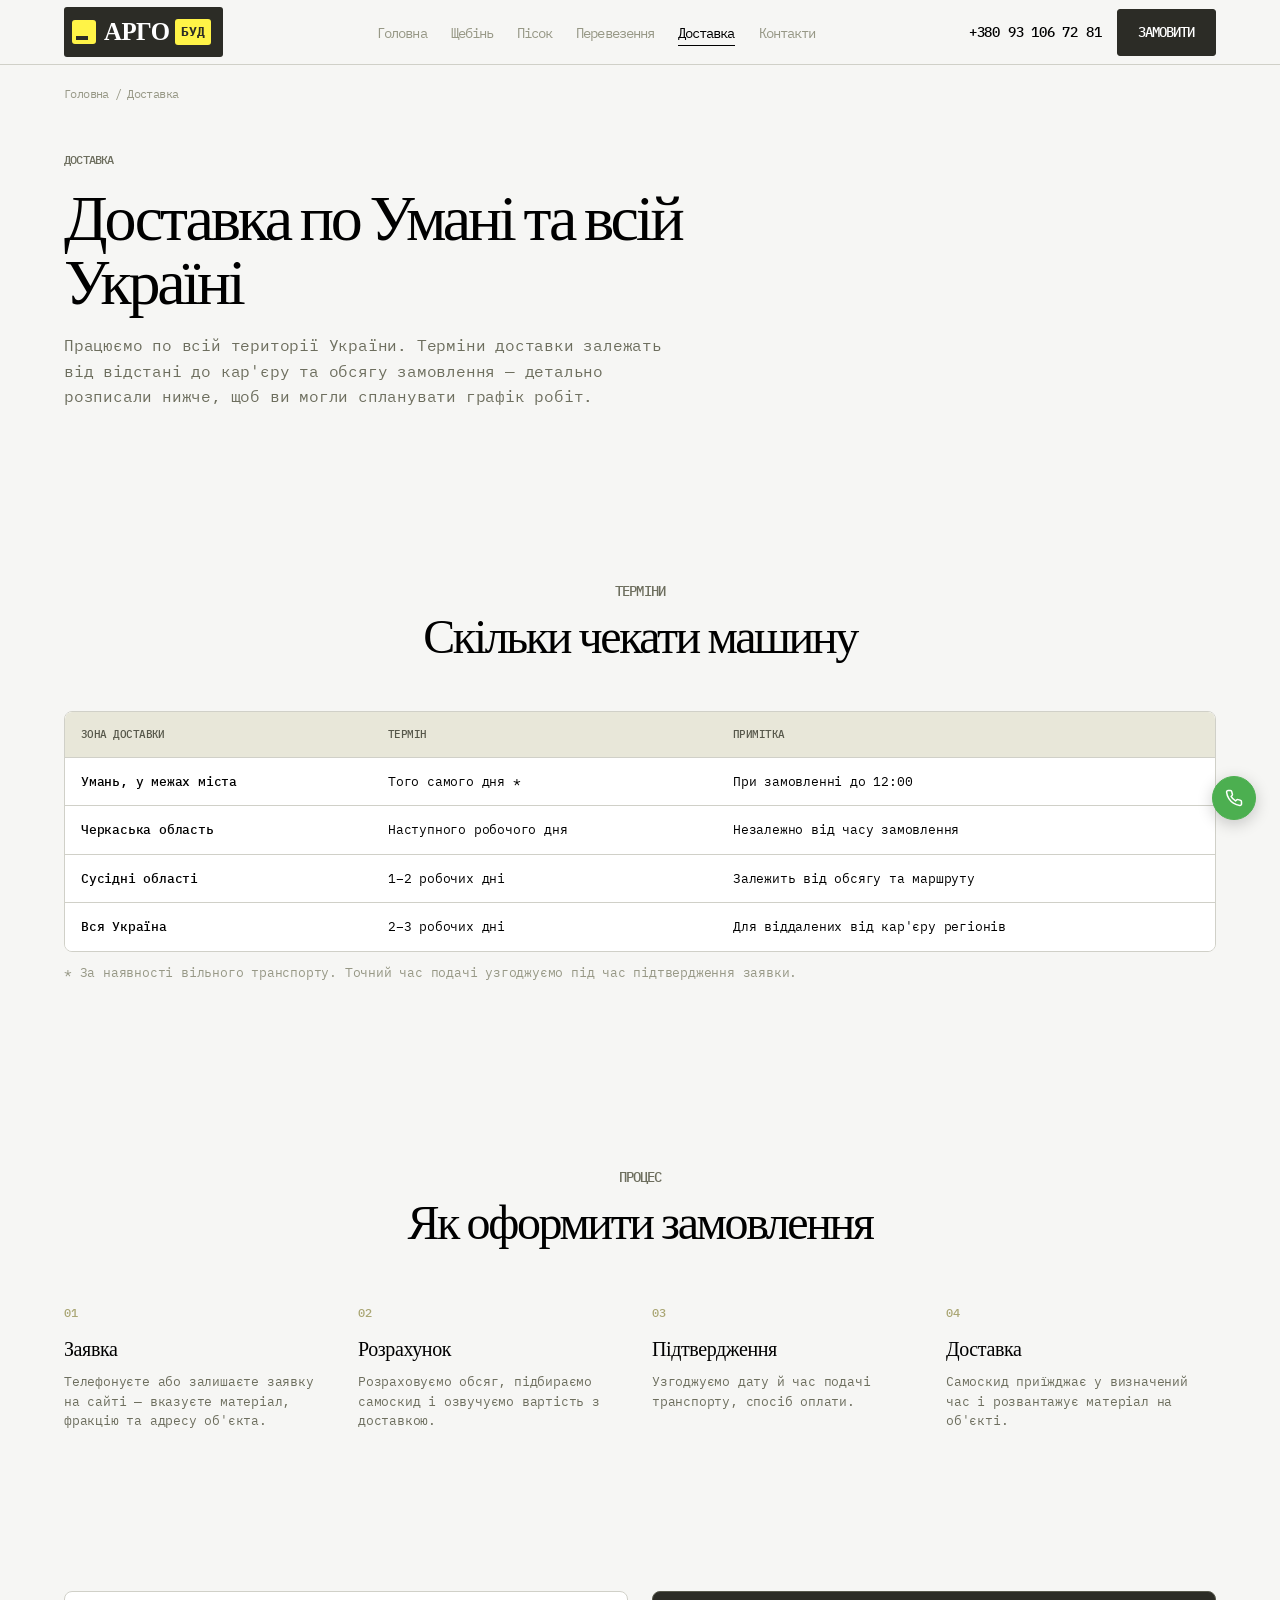
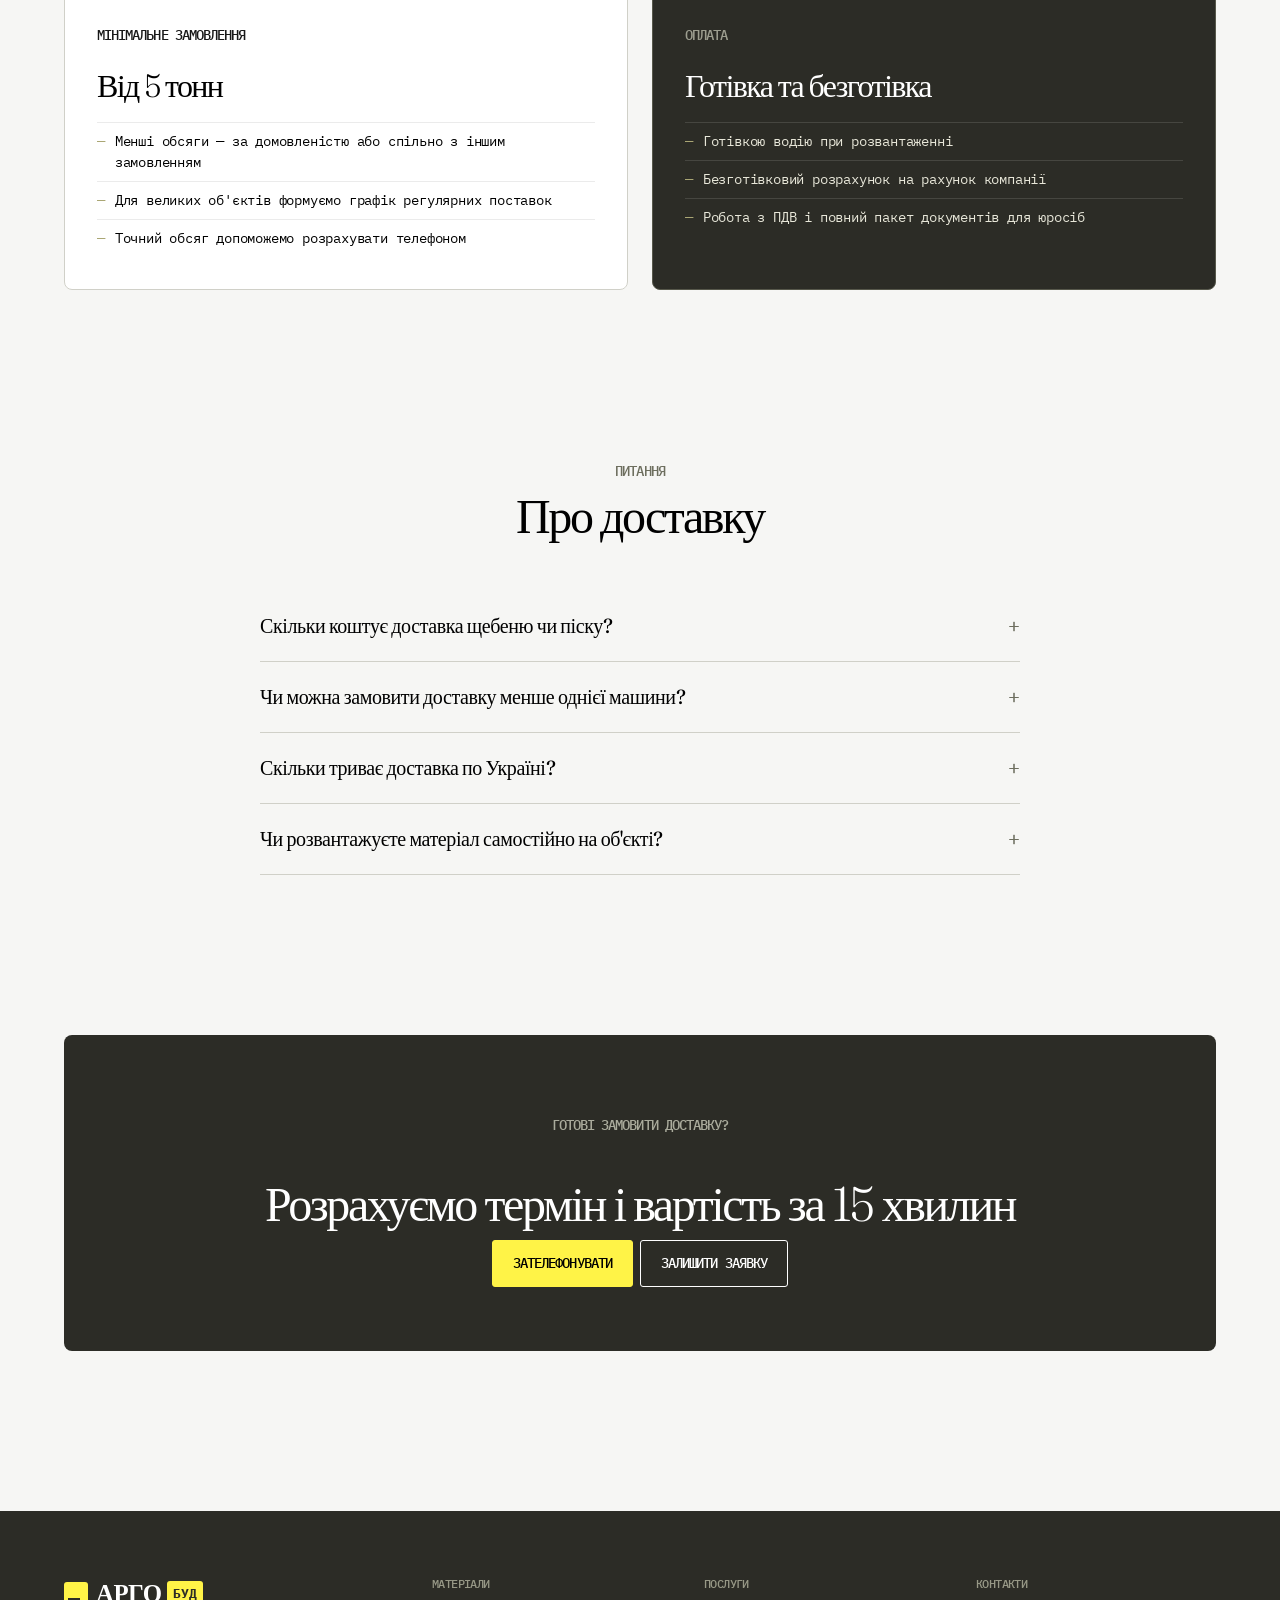
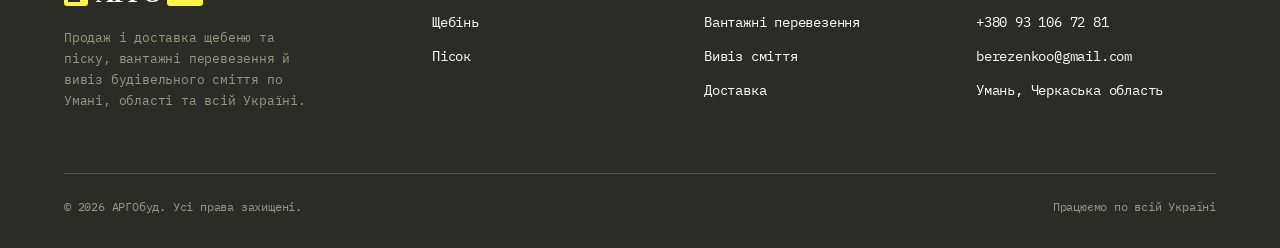
<file: dostavka.html>
<!DOCTYPE html>
<html lang="uk">
<head>
<meta charset="UTF-8">
<meta name="viewport" content="width=device-width, initial-scale=1.0">
<title>Доставка щебеню та піску по Умані та Україні — терміни, ціна | АРГОбуд</title>
<meta name="description" content="Терміни доставки щебеню та піску: по Умані і області — того самого дня, по всій Україні — 1-3 робочих дні. Мінімальне замовлення, оплата, розрахунок вартості доставки.">
<link rel="canonical" href="https://shcheben-prime.ua/dostavka.html">
<meta property="og:type" content="website">
<meta property="og:title" content="Доставка щебеню та піску по Умані та Україні — терміни, ціна">
<meta property="og:description" content="Терміни доставки: по Умані — того самого дня, по Україні — 1-3 робочих дні.">
<meta property="og:url" content="https://shcheben-prime.ua/dostavka.html">
<meta property="og:locale" content="uk_UA">
<link rel="preconnect" href="https://fonts.googleapis.com">
<link rel="preconnect" href="https://fonts.gstatic.com" crossorigin>
<link href="https://fonts.googleapis.com/css2?family=Fraunces:opsz,wght@9..144,300;9..144,400&family=IBM+Plex+Mono:wght@300;400;500&display=swap" rel="stylesheet">
<link rel="icon" type="image/svg+xml" href="favicon.svg">
<link rel="icon" type="image/png" sizes="32x32" href="favicon-32.png">
<link rel="apple-touch-icon" href="apple-touch-icon.png">
<link rel="stylesheet" href="css/style.css">
<script type="application/ld+json">
{
  "@context": "https://schema.org",
  "@type": "BreadcrumbList",
  "itemListElement": [
    {"@type": "ListItem", "position": 1, "name": "Головна", "item": "https://shcheben-prime.ua/"},
    {"@type": "ListItem", "position": 2, "name": "Доставка", "item": "https://shcheben-prime.ua/dostavka.html"}
  ]
}
</script>
<script type="application/ld+json">
{
  "@context": "https://schema.org",
  "@type": "FAQPage",
  "mainEntity": [
    {
      "@type": "Question",
      "name": "Скільки коштує доставка щебеню чи піску?",
      "acceptedAnswer": {"@type": "Answer", "text": "Вартість доставки залежить від відстані до об'єкта, обсягу замовлення та типу самоскида. Розраховуємо точну ціну телефоном за адресою об'єкта."}
    },
    {
      "@type": "Question",
      "name": "Чи можна замовити доставку менше однієї машини?",
      "acceptedAnswer": {"@type": "Answer", "text": "Мінімальне замовлення — від 5 тонн. Для менших обсягів вигідніше об'єднати замовлення з сусіднім об'єктом або звернутись за консультацією."}
    },
    {
      "@type": "Question",
      "name": "Скільки триває доставка по Україні?",
      "acceptedAnswer": {"@type": "Answer", "text": "По Умані і області — того самого або наступного робочого дня. По сусідніх областях — 1-2 дні. По решті України — 2-3 робочих дні залежно від відстані до кар'єру."}
    }
  ]
}
</script>
</head>
<body>

<a href="#main" class="visually-hidden">Перейти до вмісту</a>

<header class="nav">
  <div class="wrap nav-inner">
    <a href="index.html" class="logo"><span class="logo-mark"></span><span class="logo-big">АРГО</span><span class="logo-small">буд</span></a>
    <nav>
      <ul class="nav-links">
        <li><a href="index.html">Головна</a></li>
        <li><a href="shcheben.html">Щебінь</a></li>
        <li><a href="pisok.html">Пісок</a></li>
        <li><a href="poslugy.html">Перевезення</a></li>
        <li><a href="dostavka.html" aria-current="page">Доставка</a></li>
        <li><a href="kontakty.html">Контакти</a></li>
      </ul>
    </nav>
    <div class="nav-right">
      <button class="nav-toggle" type="button" aria-label="Меню" aria-expanded="false" aria-controls="mobileMenu">
        <span></span><span></span><span></span>
      </button>
      <a href="tel:+380931067281" class="nav-phone">+380 93 106 72 81</a>
      <a href="kontakty.html" class="btn btn-filled">ЗАМОВИТИ</a>
    </div>
  </div>
</header>
<div class="mobile-menu" id="mobileMenu">
  <nav>
    <ul class="mobile-menu-links">
        <li><a href="index.html">Головна</a></li>
        <li><a href="shcheben.html">Щебінь</a></li>
        <li><a href="pisok.html">Пісок</a></li>
        <li><a href="poslugy.html">Перевезення</a></li>
        <li><a href="dostavka.html" aria-current="page">Доставка</a></li>
        <li><a href="kontakty.html">Контакти</a></li>
      </ul>
  </nav>
  <a href="tel:+380931067281" class="mobile-menu-phone">+380 93 106 72 81</a>
  <a href="kontakty.html" class="btn btn-filled">ЗАМОВИТИ</a>
</div>


<main id="main">

  <div class="wrap">
    <nav class="breadcrumbs" aria-label="Хлібні крихти">
      <a href="index.html">Головна</a><span>/</span>Доставка
    </nav>
  </div>

  <section class="page-hero">
    <div class="wrap">
      <p class="eyebrow" data-hero="1">ДОСТАВКА</p>
      <h1 data-hero="2">Доставка по Умані та всій Україні</h1>
      <p class="lede" data-hero="3">Працюємо по всій території України. Терміни доставки залежать від відстані до кар'єру та обсягу замовлення — детально розписали нижче, щоб ви могли спланувати графік робіт.</p>
    </div>
  </section>

  <section>
    <div class="wrap">
      <div class="section-header" data-reveal>
        <p class="eyebrow">ТЕРМІНИ</p>
        <h2>Скільки чекати машину</h2>
      </div>
      <div class="table-wrap" data-reveal="scale">
        <table>
          <thead>
            <tr>
              <th>Зона доставки</th>
              <th>Термін</th>
              <th>Примітка</th>
            </tr>
          </thead>
          <tbody>
            <tr>
              <td><strong>Умань, у межах міста</strong></td>
              <td class="good">Того самого дня *</td>
              <td>При замовленні до 12:00</td>
            </tr>
            <tr>
              <td><strong>Черкаська область</strong></td>
              <td class="good">Наступного робочого дня</td>
              <td>Незалежно від часу замовлення</td>
            </tr>
            <tr>
              <td><strong>Сусідні області</strong></td>
              <td>1–2 робочих дні</td>
              <td>Залежить від обсягу та маршруту</td>
            </tr>
            <tr>
              <td><strong>Вся Україна</strong></td>
              <td>2–3 робочих дні</td>
              <td>Для віддалених від кар'єру регіонів</td>
            </tr>
          </tbody>
        </table>
      </div>
      <p style="font-size:13px;color:var(--color-sage);margin-top:12px;">* За наявності вільного транспорту. Точний час подачі узгоджуємо під час підтвердження заявки.</p>
    </div>
  </section>

  <section>
    <div class="wrap">
      <div class="section-header" data-reveal>
        <p class="eyebrow">ПРОЦЕС</p>
        <h2>Як оформити замовлення</h2>
      </div>
      <div class="steps" data-reveal-group>
        <div class="step">
          <h4>Заявка</h4>
          <p>Телефонуєте або залишаєте заявку на сайті — вказуєте матеріал, фракцію та адресу об'єкта.</p>
        </div>
        <div class="step">
          <h4>Розрахунок</h4>
          <p>Розраховуємо обсяг, підбираємо самоскид і озвучуємо вартість з доставкою.</p>
        </div>
        <div class="step">
          <h4>Підтвердження</h4>
          <p>Узгоджуємо дату й час подачі транспорту, спосіб оплати.</p>
        </div>
        <div class="step">
          <h4>Доставка</h4>
          <p>Самоскид приїжджає у визначений час і розвантажує матеріал на об'єкті.</p>
        </div>
      </div>
    </div>
  </section>

  <section>
    <div class="wrap">
      <div class="split" data-reveal-group>
        <div class="panel-light">
          <p class="eyebrow">МІНІМАЛЬНЕ ЗАМОВЛЕННЯ</p>
          <h3>Від 5 тонн</h3>
          <ul class="checklist">
            <li>Менші обсяги — за домовленістю або спільно з іншим замовленням</li>
            <li>Для великих об'єктів формуємо графік регулярних поставок</li>
            <li>Точний обсяг допоможемо розрахувати телефоном</li>
          </ul>
        </div>
        <div class="panel-dark">
          <p class="eyebrow">ОПЛАТА</p>
          <h3>Готівка та безготівка</h3>
          <ul class="checklist">
            <li>Готівкою водію при розвантаженні</li>
            <li>Безготівковий розрахунок на рахунок компанії</li>
            <li>Робота з ПДВ і повний пакет документів для юросіб</li>
          </ul>
        </div>
      </div>
    </div>
  </section>

  <section>
    <div class="wrap">
      <div class="section-header" data-reveal>
        <p class="eyebrow">ПИТАННЯ</p>
        <h2>Про доставку</h2>
      </div>
      <div class="faq" data-reveal-group>
        <details>
          <summary>Скільки коштує доставка щебеню чи піску?</summary>
          <p class="a">Вартість доставки залежить від відстані до об'єкта, обсягу замовлення та типу самоскида. Розраховуємо точну ціну телефоном за адресою об'єкта.</p>
        </details>
        <details>
          <summary>Чи можна замовити доставку менше однієї машини?</summary>
          <p class="a">Мінімальне замовлення — від 5 тонн. Для менших обсягів вигідніше об'єднати замовлення з сусіднім об'єктом або звернутись за консультацією.</p>
        </details>
        <details>
          <summary>Скільки триває доставка по Україні?</summary>
          <p class="a">По Умані і області — того самого або наступного робочого дня. По сусідніх областях — 1-2 дні. По решті України — 2-3 робочих дні залежно від відстані до кар'єру.</p>
        </details>
        <details>
          <summary>Чи розвантажуєте матеріал самостійно на об'єкті?</summary>
          <p class="a">Так, самоскид розвантажується у вказаному місці на об'єкті. Якщо під'їзд обмежений, попередьте про це під час оформлення заявки — підберемо машину меншого розміру.</p>
        </details>
      </div>
    </div>
  </section>

  <section>
    <div class="wrap">
      <div class="cta-band" data-reveal="scale">
        <p class="eyebrow" style="color:var(--color-moss); justify-content:center; display:flex;">ГОТОВІ ЗАМОВИТИ ДОСТАВКУ?</p>
        <h2>Розрахуємо термін і вартість за 15 хвилин</h2>
        <div class="btn-cluster">
          <a href="tel:+380931067281" class="btn btn-filled" style="background:#fff347;color:#000;border-color:#fff347;">ЗАТЕЛЕФОНУВАТИ</a>
          <a href="kontakty.html" class="btn btn-ghost">ЗАЛИШИТИ ЗАЯВКУ</a>
        </div>
      </div>
    </div>
  </section>

</main>

<footer>
  <div class="wrap">
    <div class="footer-grid">
      <div class="footer-brand">
        <a href="index.html" class="logo"><span class="logo-mark"></span><span class="logo-big">АРГО</span><span class="logo-small">буд</span></a>
        <p>Продаж і доставка щебеню та піску, вантажні перевезення й вивіз будівельного сміття по Умані, області та всій Україні.</p>
      </div>
      <div class="footer-col">
        <h5>Матеріали</h5>
        <ul>
          <li><a href="shcheben.html">Щебінь</a></li>
          <li><a href="pisok.html">Пісок</a></li>
        </ul>
      </div>
      <div class="footer-col">
        <h5>Послуги</h5>
        <ul>
          <li><a href="poslugy.html">Вантажні перевезення</a></li>
          <li><a href="poslugy.html#smittya">Вивіз сміття</a></li>
          <li><a href="dostavka.html">Доставка</a></li>
        </ul>
      </div>
      <div class="footer-col">
        <h5>Контакти</h5>
        <ul>
          <li><a href="tel:+380931067281">+380 93 106 72 81</a></li>
          <li><a href="mailto:berezenkoo@gmail.com">berezenkoo@gmail.com</a></li>
          <li><a href="kontakty.html">Умань, Черкаська область</a></li>
        </ul>
      </div>
    </div>
    <div class="footer-bottom">
      <span>© 2026 АРГОбуд. Усі права захищені.</span>
      <span>Працюємо по всій Україні</span>
    </div>
  </div>
</footer>

<a class="call-fab" href="tel:+380931067281" aria-label="Подзвонити" title="Подзвонити">
  <svg viewBox="0 0 24 24" fill="none" stroke="currentColor" stroke-width="2" stroke-linecap="round" stroke-linejoin="round" aria-hidden="true"><path d="M22 16.92v3a2 2 0 0 1-2.18 2 19.79 19.79 0 0 1-8.63-3.07 19.5 19.5 0 0 1-6-6 19.79 19.79 0 0 1-3.07-8.67A2 2 0 0 1 4.11 2h3a2 2 0 0 1 2 1.72c.127.96.361 1.903.7 2.81a2 2 0 0 1-.45 2.11L8.09 9.91a16 16 0 0 0 6 6l1.27-1.27a2 2 0 0 1 2.11-.45c.907.339 1.85.573 2.81.7A2 2 0 0 1 22 16.92z"></path></svg>
</a>

<button class="back-to-top" aria-label="Повернутись до верху" title="Повернутись до верху">
  <svg viewBox="0 0 24 24" fill="none" stroke="currentColor" stroke-width="2" stroke-linecap="round" stroke-linejoin="round" aria-hidden="true"><line x1="12" y1="19" x2="12" y2="5"></line><polyline points="5 12 12 5 19 12"></polyline></svg>
</button>

<script src="js/animate.js" defer></script>
</body>
</html>
</file>
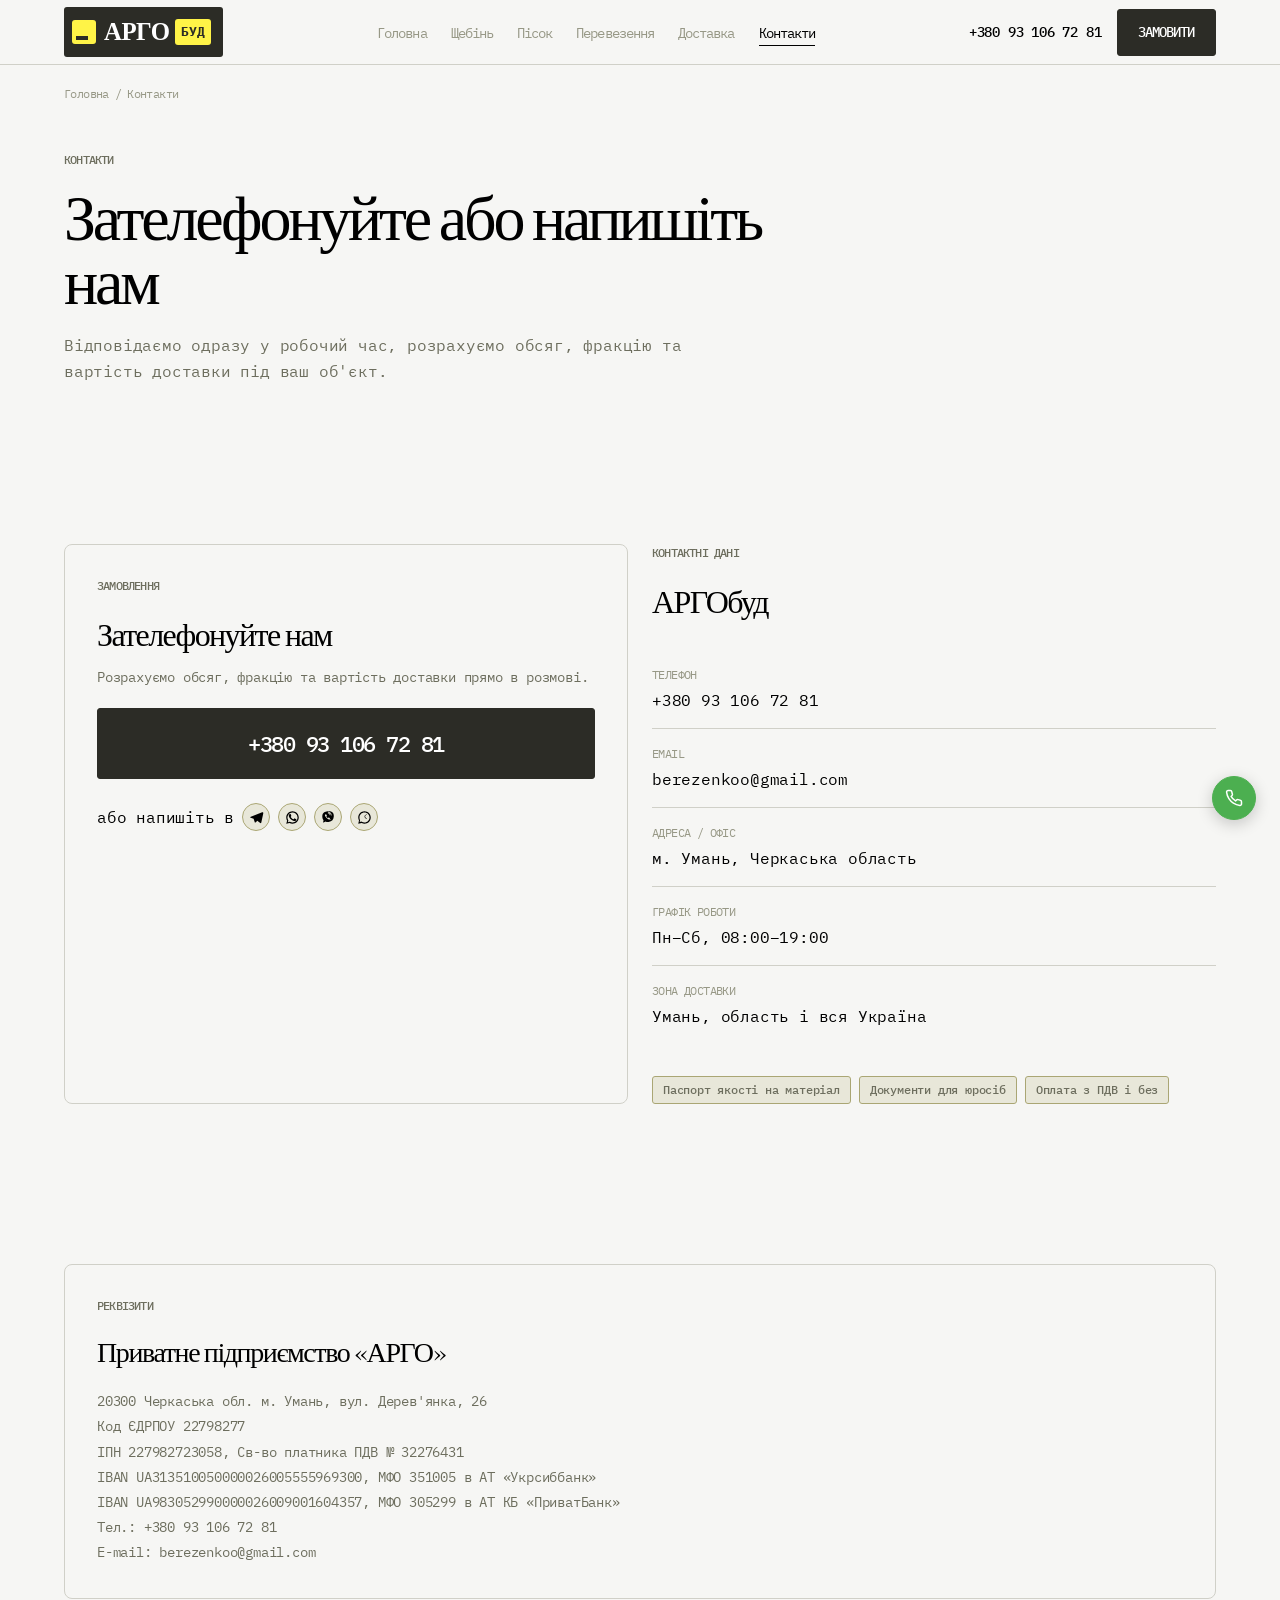
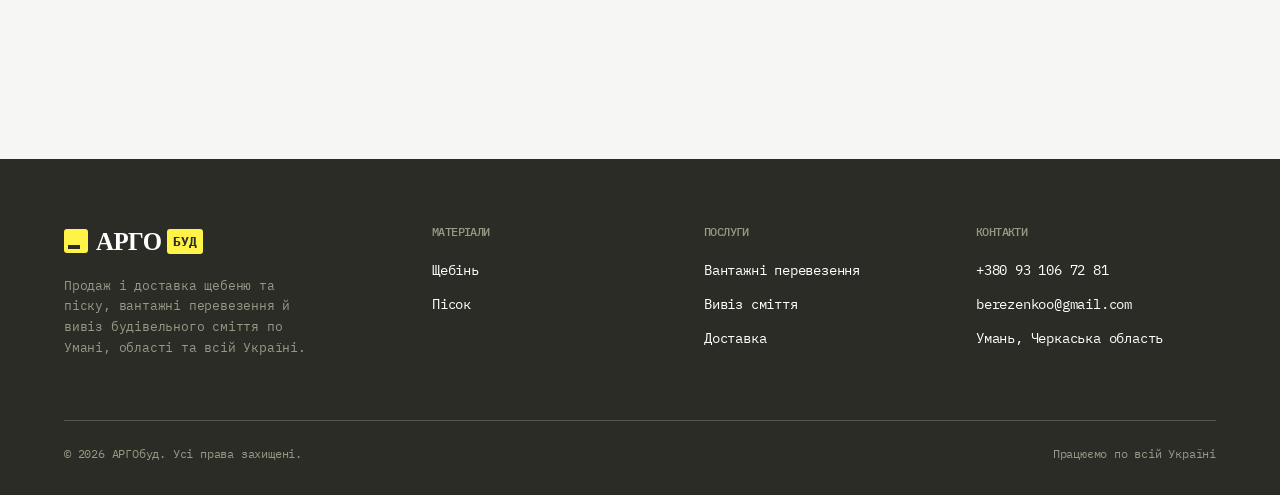
<file: kontakty.html>
<!DOCTYPE html>
<html lang="uk">
<head>
<meta charset="UTF-8">
<meta name="viewport" content="width=device-width, initial-scale=1.0">
<title>Контакти — замовити щебінь і пісок з доставкою | АРГОбуд</title>
<meta name="description" content="Телефон, email та адреса АРГОбуд. Залиште заявку на доставку щебеню, піску, вантажні перевезення чи вивіз будівельного сміття — передзвонимо протягом 15 хвилин.">
<link rel="canonical" href="https://shcheben-prime.ua/kontakty.html">
<meta property="og:type" content="website">
<meta property="og:title" content="Контакти — замовити щебінь і пісок з доставкою">
<meta property="og:description" content="Телефон, email та адреса АРГОбуд. Залиште заявку на доставку.">
<meta property="og:url" content="https://shcheben-prime.ua/kontakty.html">
<meta property="og:locale" content="uk_UA">
<link rel="preconnect" href="https://fonts.googleapis.com">
<link rel="preconnect" href="https://fonts.gstatic.com" crossorigin>
<link href="https://fonts.googleapis.com/css2?family=Fraunces:opsz,wght@9..144,300;9..144,400&family=IBM+Plex+Mono:wght@300;400;500&display=swap" rel="stylesheet">
<link rel="icon" type="image/svg+xml" href="favicon.svg">
<link rel="icon" type="image/png" sizes="32x32" href="favicon-32.png">
<link rel="apple-touch-icon" href="apple-touch-icon.png">
<link rel="stylesheet" href="css/style.css">
<script type="application/ld+json">
{
  "@context": "https://schema.org",
  "@type": "BreadcrumbList",
  "itemListElement": [
    {"@type": "ListItem", "position": 1, "name": "Головна", "item": "https://shcheben-prime.ua/"},
    {"@type": "ListItem", "position": 2, "name": "Контакти", "item": "https://shcheben-prime.ua/kontakty.html"}
  ]
}
</script>
<style>
  .contact-grid { display:grid; grid-template-columns: 1fr 1fr; gap: 24px; }
  .info-list { list-style:none; padding:0; margin:24px 0 0; }
  .info-list li { display:flex; flex-direction:column; gap:4px; padding:16px 0; border-top:1px solid var(--color-ash); }
  .info-list li:first-child { border-top:none; }
  .info-list .k { font-size:12px; color:var(--color-sage); text-transform:uppercase; letter-spacing:-0.05em; }
  .info-list .v { font-size:16px; }
  @media (max-width:960px){ .contact-grid { grid-template-columns:1fr; } }
</style>
</head>
<body>

<a href="#main" class="visually-hidden">Перейти до вмісту</a>

<header class="nav">
  <div class="wrap nav-inner">
    <a href="index.html" class="logo"><span class="logo-mark"></span><span class="logo-big">АРГО</span><span class="logo-small">буд</span></a>
    <nav>
      <ul class="nav-links">
        <li><a href="index.html">Головна</a></li>
        <li><a href="shcheben.html">Щебінь</a></li>
        <li><a href="pisok.html">Пісок</a></li>
        <li><a href="poslugy.html">Перевезення</a></li>
        <li><a href="dostavka.html">Доставка</a></li>
        <li><a href="kontakty.html" aria-current="page">Контакти</a></li>
      </ul>
    </nav>
    <div class="nav-right">
      <button class="nav-toggle" type="button" aria-label="Меню" aria-expanded="false" aria-controls="mobileMenu">
        <span></span><span></span><span></span>
      </button>
      <a href="tel:+380931067281" class="nav-phone">+380 93 106 72 81</a>
      <a href="kontakty.html" class="btn btn-filled">ЗАМОВИТИ</a>
    </div>
  </div>
</header>
<div class="mobile-menu" id="mobileMenu">
  <nav>
    <ul class="mobile-menu-links">
        <li><a href="index.html">Головна</a></li>
        <li><a href="shcheben.html">Щебінь</a></li>
        <li><a href="pisok.html">Пісок</a></li>
        <li><a href="poslugy.html">Перевезення</a></li>
        <li><a href="dostavka.html">Доставка</a></li>
        <li><a href="kontakty.html" aria-current="page">Контакти</a></li>
      </ul>
  </nav>
  <a href="tel:+380931067281" class="mobile-menu-phone">+380 93 106 72 81</a>
  <a href="kontakty.html" class="btn btn-filled">ЗАМОВИТИ</a>
</div>


<main id="main">

  <div class="wrap">
    <nav class="breadcrumbs" aria-label="Хлібні крихти">
      <a href="index.html">Головна</a><span>/</span>Контакти
    </nav>
  </div>

  <section class="page-hero">
    <div class="wrap">
      <p class="eyebrow" data-hero="1">КОНТАКТИ</p>
      <h1 data-hero="2">Зателефонуйте або напишіть нам</h1>
      <p class="lede" data-hero="3">Відповідаємо одразу у робочий час, розрахуємо обсяг, фракцію та вартість доставки під ваш об'єкт.</p>
    </div>
  </section>

  <section>
    <div class="wrap">
      <div class="contact-grid" data-reveal-group>
        <div class="panel-light" style="border:1px solid var(--color-ash);border-radius:8px;padding:32px;">
          <p class="eyebrow">ЗАМОВЛЕННЯ</p>
          <h3 style="font-size:32px;">Зателефонуйте нам</h3>
          <p style="font-family:var(--font-mono);font-size:14px;color:var(--color-lichen);margin:8px 0 20px;">Розрахуємо обсяг, фракцію та вартість доставки прямо в розмові.</p>
          <a href="tel:+380931067281" class="btn btn-filled" style="width:100%;display:block;text-align:center;font-size:22px;padding:18px;">+380 93 106 72 81</a>
          <p class="messenger-line" style="margin-top:24px !important;">або напишіть в
            <a href="https://t.me/oleksandrbudmaterial" class="messenger-icon" aria-label="Telegram" title="Telegram" target="_blank" rel="noopener">
              <svg viewBox="0 0 24 24" fill="currentColor" aria-hidden="true"><path d="M21.05 3.76 2.9 10.9c-1.24.5-1.23 1.2-.23 1.5l4.65 1.45 1.8 5.5c.22.6.11.84.75.84.5 0 .72-.23 1-.5l2.4-2.32 4.7 3.47c.87.48 1.5.23 1.72-.8l3.1-14.6c.32-1.28-.48-1.87-1.74-1.68z"/></svg>
            </a>
            <a href="https://wa.me/380931067281" class="messenger-icon" aria-label="WhatsApp" title="WhatsApp" target="_blank" rel="noopener">
              <svg viewBox="0 0 24 24" fill="currentColor" aria-hidden="true"><path d="M17.5 14.4c-.3-.15-1.7-.85-2-.95-.27-.1-.46-.15-.66.15-.2.3-.76.94-.93 1.14-.17.2-.34.22-.64.07-.3-.15-1.26-.46-2.4-1.47-.9-.8-1.5-1.78-1.67-2.08-.17-.3-.02-.46.13-.6.14-.14.3-.34.45-.51.15-.17.2-.3.3-.5.1-.2.05-.37-.02-.52-.08-.15-.66-1.6-.91-2.2-.24-.58-.48-.5-.66-.5-.17 0-.37-.02-.56-.02s-.52.07-.8.37c-.27.3-1.04 1.02-1.04 2.48s1.07 2.87 1.22 3.07c.15.2 2.1 3.2 5.08 4.49.71.3 1.26.49 1.7.63.71.22 1.36.19 1.87.12.57-.09 1.7-.7 1.94-1.37.24-.68.24-1.26.17-1.38-.07-.13-.27-.2-.57-.35z"/><path d="M12.04 2C6.5 2 2 6.48 2 12c0 1.85.5 3.58 1.36 5.07L2 22l5.06-1.33A9.94 9.94 0 0 0 12.04 22C17.58 22 22 17.52 22 12S17.58 2 12.04 2zm0 18.1a8.1 8.1 0 0 1-4.13-1.13l-.3-.17-3 .78.8-2.92-.19-.3A8.06 8.06 0 1 1 20.1 12a8.08 8.08 0 0 1-8.06 8.1z"/></svg>
            </a>
            <a href="viber://chat?number=%2B380931067281" class="messenger-icon" aria-label="Viber" title="Viber" target="_blank" rel="noopener">
              <svg viewBox="0 0 24 24" fill="currentColor" aria-hidden="true"><path d="M12.4 2C8.6 1.9 3.3 3.1 2.2 8.2c-.4 2 .1 5.6 1.6 7.6.2.3.3.5.2.9-.2 1-.5 2-.7 3-.1.4.1.6.5.4l3.1-1.4c.3-.1.5-.2.9-.1 1.4.4 2.9.5 4.4.4 5.4-.4 8-3.3 8.3-8.8.3-5.6-2.6-8.1-8.1-8.2zm3.6 12.4c-.1.2-.7.7-1 .8-.7.3-1.5.2-2.6-.2-2.6-.9-4.5-3-5.8-5.4-.5-.9-.4-1.7.3-2.3.3-.3.6-.4.9-.4.3 0 .5.1.6.3l.9 1.6c.1.2.1.4 0 .6l-.5.6c-.2.2-.2.4 0 .6.5.9 1.2 1.7 2 2.2.2.1.4.1.6-.1l.5-.6c.2-.2.4-.2.6-.1l1.5.9c.3.2.4.4.3.7-.1.3-.2.5-.3.7zm-1.7-6.1c-.3 0-.5-.2-.5-.5 0-1.3-1-2.3-2.3-2.3-.3 0-.5-.2-.5-.5s.2-.5.5-.5c1.8 0 3.3 1.5 3.3 3.3 0 .3-.2.5-.5.5zm2.1.5c-.3 0-.5-.2-.5-.5 0-2.5-2-4.5-4.5-4.5-.3 0-.5-.2-.5-.5s.2-.5.5-.5c3 0 5.5 2.5 5.5 5.5 0 .3-.2.5-.5.5z"/></svg>
            </a>
            <a href="https://signal.me/#p/+380931067281" class="messenger-icon" aria-label="Signal" title="Signal" target="_blank" rel="noopener">
              <svg viewBox="0 0 24 24" fill="currentColor" aria-hidden="true"><path d="M12 2C6.48 2 2 6.48 2 12c0 1.7.43 3.3 1.18 4.7L2 22l5.5-1.13A9.96 9.96 0 0 0 12 22c5.52 0 10-4.48 10-10S17.52 2 12 2zm0 18c-1.6 0-3.09-.46-4.35-1.24l-.31-.19-3.06.63.66-3-.2-.32A7.94 7.94 0 0 1 4 12c0-4.41 3.59-8 8-8s8 3.59 8 8-3.59 8-8 8zm3.5-6c-2 0-3.5-1.5-3.5-3.5S13.5 7 15.5 7c.28 0 .5.22.5.5s-.22.5-.5.5C14.12 8 13 9.12 13 10.5s1.12 2.5 2.5 2.5c.28 0 .5.22.5.5s-.22.5-.5.5z"/></svg>
            </a>
          </p>
        </div>

        <div>
          <p class="eyebrow">КОНТАКТНІ ДАНІ</p>
          <h3 style="font-size:32px;">АРГОбуд</h3>
          <ul class="info-list">
            <li>
              <span class="k">Телефон</span>
              <a class="v" href="tel:+380931067281">+380 93 106 72 81</a>
            </li>
            <li>
              <span class="k">Email</span>
              <a class="v" href="mailto:berezenkoo@gmail.com">berezenkoo@gmail.com</a>
            </li>
            <li>
              <span class="k">Адреса / офіс</span>
              <span class="v">м. Умань, Черкаська область</span>
            </li>
            <li>
              <span class="k">Графік роботи</span>
              <span class="v">Пн–Сб, 08:00–19:00</span>
            </li>
            <li>
              <span class="k">Зона доставки</span>
              <span class="v">Умань, область і вся Україна</span>
            </li>
          </ul>

          <div class="badge-row" style="justify-content:flex-start;margin-top:32px;">
            <span class="badge">Паспорт якості на матеріал</span>
            <span class="badge">Документи для юросіб</span>
            <span class="badge">Оплата з ПДВ і без</span>
          </div>
        </div>
      </div>
    </div>
  </section>

  <section>
    <div class="wrap">
      <div class="panel-light" style="border:1px solid var(--color-ash);border-radius:8px;padding:32px;">
        <p class="eyebrow">РЕКВІЗИТИ</p>
        <h3 style="font-size:28px;">Приватне підприємство «АРГО»</h3>
        <p style="font-family:var(--font-mono);font-size:14px;line-height:1.8;color:var(--color-lichen);margin:16px 0 0;">
          20300 Черкаська обл. м. Умань, вул. Дерев'янка, 26<br>
          Код ЄДРПОУ 22798277<br>
          ІПН 227982723058, Св-во платника ПДВ № 32276431<br>
          IBAN UA313510050000026005555969300, МФО 351005 в АТ «Укрсиббанк»<br>
          IBAN UA983052990000026009001604357, МФО 305299 в АТ КБ «ПриватБанк»<br>
          Тел.: <a href="tel:+380931067281">+380 93 106 72 81</a><br>
          E-mail: <a href="mailto:berezenkoo@gmail.com">berezenkoo@gmail.com</a>
        </p>
      </div>
    </div>
  </section>

</main>

<footer>
  <div class="wrap">
    <div class="footer-grid">
      <div class="footer-brand">
        <a href="index.html" class="logo"><span class="logo-mark"></span><span class="logo-big">АРГО</span><span class="logo-small">буд</span></a>
        <p>Продаж і доставка щебеню та піску, вантажні перевезення й вивіз будівельного сміття по Умані, області та всій Україні.</p>
      </div>
      <div class="footer-col">
        <h5>Матеріали</h5>
        <ul>
          <li><a href="shcheben.html">Щебінь</a></li>
          <li><a href="pisok.html">Пісок</a></li>
        </ul>
      </div>
      <div class="footer-col">
        <h5>Послуги</h5>
        <ul>
          <li><a href="poslugy.html">Вантажні перевезення</a></li>
          <li><a href="poslugy.html#smittya">Вивіз сміття</a></li>
          <li><a href="dostavka.html">Доставка</a></li>
        </ul>
      </div>
      <div class="footer-col">
        <h5>Контакти</h5>
        <ul>
          <li><a href="tel:+380931067281">+380 93 106 72 81</a></li>
          <li><a href="mailto:berezenkoo@gmail.com">berezenkoo@gmail.com</a></li>
          <li><a href="kontakty.html">Умань, Черкаська область</a></li>
        </ul>
      </div>
    </div>
    <div class="footer-bottom">
      <span>© 2026 АРГОбуд. Усі права захищені.</span>
      <span>Працюємо по всій Україні</span>
    </div>
  </div>
</footer>

<a class="call-fab" href="tel:+380931067281" aria-label="Подзвонити" title="Подзвонити">
  <svg viewBox="0 0 24 24" fill="none" stroke="currentColor" stroke-width="2" stroke-linecap="round" stroke-linejoin="round" aria-hidden="true"><path d="M22 16.92v3a2 2 0 0 1-2.18 2 19.79 19.79 0 0 1-8.63-3.07 19.5 19.5 0 0 1-6-6 19.79 19.79 0 0 1-3.07-8.67A2 2 0 0 1 4.11 2h3a2 2 0 0 1 2 1.72c.127.96.361 1.903.7 2.81a2 2 0 0 1-.45 2.11L8.09 9.91a16 16 0 0 0 6 6l1.27-1.27a2 2 0 0 1 2.11-.45c.907.339 1.85.573 2.81.7A2 2 0 0 1 22 16.92z"></path></svg>
</a>

<button class="back-to-top" aria-label="Повернутись до верху" title="Повернутись до верху">
  <svg viewBox="0 0 24 24" fill="none" stroke="currentColor" stroke-width="2" stroke-linecap="round" stroke-linejoin="round" aria-hidden="true"><line x1="12" y1="19" x2="12" y2="5"></line><polyline points="5 12 12 5 19 12"></polyline></svg>
</button>

<script src="js/animate.js" defer></script>
</body>
</html>
</file>
<file: css/style.css>
/* ==========================================================================
   ЩебіньПрайм — design tokens (derived from style.md)
   ========================================================================== */

:root {
  --color-vellum: #f6f6f4;
  --color-paper: #ffffff;
  --color-ink: #000000;
  --color-carbon: #2c2c26;
  --color-ash: #d0d0c8;
  --color-olive-char: #57584b;
  --color-lichen: #6d6e5e;
  --color-sage: #979886;
  --color-moss: #aaab9c;
  --color-bone: #e8e7d9;
  --color-yellow: #fff347;
  --color-khaki: #aaa674;

  --font-serif: 'Fraunces', ui-serif, Georgia, Cambria, "Times New Roman", Times, serif;
  --font-mono: 'IBM Plex Mono', ui-monospace, SFMono-Regular, Menlo, Monaco, Consolas, monospace;

  --spacing-4: 4px;
  --spacing-8: 8px;
  --spacing-12: 12px;
  --spacing-16: 16px;
  --spacing-24: 24px;
  --spacing-32: 32px;
  --spacing-64: 64px;
  --spacing-80: 80px;
  --spacing-128: 128px;

  --radius-sm: 3px;
  --radius-lg: 8px;

  --page-max-width: 1200px;

  --ease-out: cubic-bezier(0.16, 1, 0.3, 1);
  --ease-in-out: cubic-bezier(0.65, 0, 0.35, 1);
}

* { box-sizing: border-box; }

.visually-hidden {
  position: absolute;
  left: -9999px;
  top: auto;
  width: 1px;
  height: 1px;
  overflow: hidden;
}
/* ---------- Back to top ---------- */
.back-to-top {
  position: fixed;
  right: 24px;
  bottom: 24px;
  z-index: 60;
  width: 44px;
  height: 44px;
  display: flex;
  align-items: center;
  justify-content: center;
  background: var(--color-carbon);
  color: #ffffff;
  border: 1px solid var(--color-carbon);
  border-radius: var(--radius-sm);
  cursor: pointer;
  opacity: 0;
  transform: translateY(12px);
  pointer-events: none;
  transition: opacity 0.35s var(--ease-out), transform 0.35s var(--ease-out), background-color 0.3s var(--ease-out);
}
.back-to-top.is-visible {
  opacity: 1;
  transform: translateY(0);
  pointer-events: auto;
}
.back-to-top:hover { background: #1c1c17; }
.back-to-top svg { width: 18px; height: 18px; }

@media (max-width: 600px) {
  .back-to-top { right: 16px; bottom: 16px; width: 40px; height: 40px; }
}

.call-fab {
  position: fixed;
  right: 24px;
  bottom: 80px;
  z-index: 60;
  width: 44px;
  height: 44px;
  display: flex;
  align-items: center;
  justify-content: center;
  background: #4caf50;
  color: #fff;
  border: 1px solid #4caf50;
  border-radius: 50%;
  cursor: pointer;
  box-shadow: 0 4px 16px rgba(0,0,0,0.2);
  transition: transform 0.3s var(--ease-out);
  overflow: visible;
}
.call-fab:hover { transform: scale(1.08); }
.call-fab svg { width: 18px; height: 18px; }
.call-fab::after {
  content: "";
  position: absolute;
  inset: 0;
  border-radius: 50%;
  pointer-events: none;
  animation: call-fab-pulse 1.15s ease-out 3;
}
@keyframes call-fab-pulse {
  0% { box-shadow: 0 0 0 0 rgba(76,175,80,0.6); }
  100% { box-shadow: 0 0 0 18px rgba(76,175,80,0); }
}

@media (max-width: 600px) {
  .call-fab { right: 16px; bottom: 68px; width: 40px; height: 40px; }
  .call-fab svg { width: 16px; height: 16px; }
}

.visually-hidden:focus {
  position: fixed;
  left: 16px;
  top: 16px;
  width: auto;
  height: auto;
  z-index: 1000;
  background: var(--color-carbon);
  color: #ffffff;
  padding: 10px 16px;
  border-radius: var(--radius-sm);
  font-family: var(--font-mono);
  font-size: 14px;
}

html { scroll-behavior: smooth; }

body {
  margin: 0;
  background: var(--color-vellum);
  color: var(--color-ink);
  font-family: var(--font-mono);
  font-size: 16px;
  line-height: 1.5;
  letter-spacing: -0.0125em;
  -webkit-font-smoothing: antialiased;
}

img { max-width: 100%; display: block; }

a { color: inherit; text-decoration: none; }

.wrap {
  max-width: var(--page-max-width);
  margin: 0 auto;
  padding: 0 24px;
}

h1, h2, h3, h4 {
  font-family: var(--font-serif);
  font-weight: 300;
  letter-spacing: -0.05em;
  margin: 0;
  color: var(--color-ink);
}

section { padding: var(--spacing-80) 0; }
section + section { border-top: none; }

/* ---------- Eyebrow label ---------- */
.eyebrow {
  font-family: var(--font-mono);
  font-size: 12px;
  font-weight: 500;
  letter-spacing: -0.067em;
  text-transform: uppercase;
  color: var(--color-lichen);
  margin: 0 0 16px;
}

/* ---------- Section header ---------- */
.section-header {
  text-align: center;
  max-width: 640px;
  margin: 0 auto 48px;
}
.section-header h2 {
  font-size: 48px;
  line-height: 1.13;
  margin-top: 8px;
}
.section-header p {
  font-family: var(--font-mono);
  font-size: 14px;
  line-height: 1.33;
  color: var(--color-lichen);
  max-width: 480px;
  margin: 12px auto 0;
}
.section-header.left { text-align: left; margin: 0 0 48px; }

/* ---------- Buttons ---------- */
.btn {
  display: inline-flex;
  align-items: center;
  justify-content: center;
  gap: 8px;
  font-family: var(--font-mono);
  font-size: 14px;
  font-weight: 500;
  letter-spacing: -0.067em;
  padding: 12px 20px;
  border-radius: var(--radius-sm);
  border: 1px solid var(--color-ink);
  cursor: pointer;
  white-space: nowrap;
  transition: transform 0.45s var(--ease-out), background-color 0.3s var(--ease-out),
              color 0.3s var(--ease-out), border-color 0.3s var(--ease-out), opacity 0.3s var(--ease-out);
  will-change: transform;
}
.btn:hover { transform: translateY(-2px); }
.btn:active { transform: translateY(0) scale(0.97); transition-duration: 0.15s; }
.btn-filled {
  background: var(--color-carbon);
  color: #ffffff;
  border-color: var(--color-carbon);
}
.btn-filled:hover { background: #1c1c17; }
.btn-ghost {
  background: transparent;
  color: var(--color-ink);
  border-color: var(--color-ink);
}
.btn-ghost:hover { background: var(--color-ink); color: #ffffff; }
.btn-cluster { display: flex; gap: 8px; flex-wrap: wrap; }

/* ---------- Nav ---------- */
.nav {
  position: sticky;
  top: 0;
  z-index: 50;
  background: var(--color-vellum);
  border-bottom: 1px solid var(--color-ash);
  transition: background-color 0.4s var(--ease-out), border-color 0.4s var(--ease-out),
              backdrop-filter 0.4s var(--ease-out), box-shadow 0.4s var(--ease-out);
}
.nav.is-scrolled {
  background: rgba(246, 246, 244, 0.72);
  backdrop-filter: blur(14px) saturate(160%);
  -webkit-backdrop-filter: blur(14px) saturate(160%);
  border-bottom-color: var(--color-ash);
}
.nav-inner {
  height: 64px;
  display: flex;
  align-items: center;
  justify-content: space-between;
  gap: 16px;
}
.logo {
  display: flex;
  align-items: center;
  font-size: 16px;
  background: var(--color-carbon);
  border-radius: var(--radius-sm);
  padding: 6px 12px 6px 8px;
}
.logo-mark {
  width: 24px;
  height: 24px;
  border-radius: var(--radius-sm);
  background: var(--color-yellow);
  position: relative;
  flex-shrink: 0;
  transition: transform 0.5s var(--ease-out);
}
.logo:hover .logo-mark { transform: rotate(-8deg) scale(1.06); }
.logo-big {
  font-family: var(--font-serif);
  font-size: 1.55em;
  font-weight: 600;
  letter-spacing: -0.02em;
  margin-left: 8px;
  color: #ffffff;
}
.logo-small {
  font-family: var(--font-mono);
  font-size: 0.8em;
  font-weight: 700;
  letter-spacing: 0.02em;
  text-transform: uppercase;
  color: var(--color-carbon);
  background: var(--color-yellow);
  border-radius: 3px;
  padding: 3px 6px;
  margin-left: 5px;
  align-self: center;
}
.logo-mark::after {
  content: "";
  position: absolute;
  left: 4px;
  bottom: 4px;
  width: 12px;
  height: 4px;
  background: var(--color-carbon);
}
.nav-links {
  display: flex;
  gap: 24px;
  list-style: none;
  margin: 0;
  padding: 0;
}
.nav-links a {
  font-size: 14px;
  color: var(--color-sage);
  letter-spacing: -0.067em;
  position: relative;
  transition: color 0.3s var(--ease-out);
}
.nav-links a::after {
  content: "";
  position: absolute;
  left: 0;
  right: 100%;
  bottom: -4px;
  height: 1px;
  background: var(--color-ink);
  transition: right 0.35s var(--ease-out);
}
.nav-links a:hover, .nav-links a[aria-current="page"] { color: var(--color-ink); }
.nav-links a:hover::after, .nav-links a[aria-current="page"]::after { right: 0; }
.nav-right { display: flex; align-items: center; gap: 16px; }
.nav-phone {
  font-size: 14px;
  font-weight: 500;
  color: var(--color-ink);
  transition: opacity 0.3s var(--ease-out);
}
.nav-phone:hover { opacity: 0.6; }
.nav-toggle {
  display: none;
  flex-direction: column;
  align-items: center;
  justify-content: center;
  gap: 5px;
  width: 36px;
  height: 36px;
  padding: 0;
  background: transparent;
  border: 1px solid var(--color-ash);
  border-radius: var(--radius-sm);
  cursor: pointer;
  flex-shrink: 0;
}
.nav-toggle span {
  display: block;
  width: 16px;
  height: 1.5px;
  background: var(--color-ink);
  transition: transform 0.3s var(--ease-out), opacity 0.3s var(--ease-out);
}
.nav-toggle[aria-expanded="true"] span:nth-child(1) { transform: translateY(6.5px) rotate(45deg); }
.nav-toggle[aria-expanded="true"] span:nth-child(2) { opacity: 0; }
.nav-toggle[aria-expanded="true"] span:nth-child(3) { transform: translateY(-6.5px) rotate(-45deg); }

/* ---------- Mobile menu drawer ---------- */
.mobile-menu {
  display: none;
  position: fixed;
  top: 65px;
  left: 0;
  right: 0;
  z-index: 49;
  max-height: calc(100vh - 65px);
  overflow-y: auto;
  background: var(--color-vellum);
  border-bottom: 1px solid var(--color-ash);
  padding: 8px 24px 32px;
  flex-direction: column;
  gap: 8px;
  opacity: 0;
  transform: translateY(-10px);
  pointer-events: none;
  transition: opacity 0.3s var(--ease-out), transform 0.3s var(--ease-out);
}
.mobile-menu.is-open {
  opacity: 1;
  transform: translateY(0);
  pointer-events: auto;
}
.mobile-menu-links {
  list-style: none;
  margin: 0;
  padding: 0;
}
.mobile-menu-links li { border-top: 1px solid var(--color-ash); }
.mobile-menu-links li:first-child { border-top: none; }
.mobile-menu-links a {
  display: block;
  padding: 16px 4px;
  font-family: var(--font-serif);
  font-weight: 400;
  font-size: 22px;
  letter-spacing: -0.02em;
  color: var(--color-ink);
}
.mobile-menu-links a[aria-current="page"] { color: var(--color-lichen); }
.mobile-menu-phone {
  display: block;
  margin-top: 16px;
  font-family: var(--font-mono);
  font-size: 15px;
  font-weight: 500;
  color: var(--color-ink);
}
.mobile-menu .btn { width: 100%; margin-top: 16px; }
body.menu-open { overflow: hidden; }

/* ---------- Hero ---------- */
.hero { padding-top: var(--spacing-64); text-align: center; overflow: hidden; }
.hero h1 {
  font-size: 96px;
  line-height: 0.94;
  letter-spacing: -0.05em;
  margin: 16px auto 0;
  max-width: 900px;
}
.hero .lede {
  font-family: var(--font-mono);
  font-size: 16px;
  color: var(--color-lichen);
  max-width: 560px;
  margin: 24px auto 0;
  line-height: 1.5;
}
.hero .btn-cluster { justify-content: center; margin-top: 32px; }

.accent-bars {
  display: flex;
  align-items: center;
  gap: 8px;
  justify-content: center;
  margin: 40px 0 0;
}
.accent-bars span { display: block; transform-origin: left center; }
.bar-black { height: 2px; width: 60px; background: var(--color-ink); }
.bar-yellow { height: 4px; width: 90px; background: var(--color-yellow); }
.bar-black-sm { height: 2px; width: 32px; background: var(--color-ink); }

/* ---------- Trust strip ---------- */
.trust-strip {
  display: flex;
  justify-content: center;
  gap: 24px;
  margin-top: 64px;
  padding: 32px 0;
  border-top: 1px solid var(--color-ash);
  border-bottom: 1px solid var(--color-ash);
}
.trust-item { flex: 1 1 0; max-width: 220px; }
.trust-item { text-align: center; }
.trust-item .num {
  font-family: var(--font-serif);
  font-weight: 300;
  font-size: 48px;
  letter-spacing: -0.03em;
  font-variant-numeric: tabular-nums;
}
.trust-item .label {
  font-size: 12px;
  color: var(--color-lichen);
  letter-spacing: -0.067em;
  text-transform: uppercase;
  margin-top: 4px;
}

/* ---------- Cards ---------- */
.grid {
  display: grid;
  gap: 24px;
}
.grid-3 { grid-template-columns: repeat(3, 1fr); }
.grid-2 { grid-template-columns: repeat(2, 1fr); }
.grid-4 { grid-template-columns: repeat(4, 1fr); }

.card {
  background: var(--color-paper);
  border: 1px solid var(--color-ash);
  border-radius: var(--radius-lg);
  padding: 24px;
  transition: transform 0.5s var(--ease-out), border-color 0.5s var(--ease-out);
}
.card:hover {
  transform: translateY(-6px);
  border-color: var(--color-olive-char);
}
.card-swatch {
  display: block;
  width: 100%;
  height: 140px;
  object-fit: cover;
  border-radius: var(--radius-sm);
  margin-bottom: 20px;
  border: 1px solid var(--color-ash);
  filter: grayscale(15%) contrast(1.02);
  transition: transform 0.8s var(--ease-out), filter 0.5s var(--ease-out);
}
.card:hover .card-swatch { transform: scale(1.04); filter: grayscale(0%) contrast(1.05); }

/* placeholder swatch (no photo) keeps the dotted texture */
.card-swatch.is-placeholder {
  position: relative;
  overflow: hidden;
  object-fit: initial;
  background: var(--color-bone);
}
.card-swatch.is-placeholder::after {
  content: "";
  position: absolute;
  inset: 0;
  background-image: radial-gradient(currentColor 1.2px, transparent 1.2px);
  background-size: 8px 8px;
  opacity: 0.5;
}

/* banner photo used in split panels and section intros */
.panel-photo {
  display: block;
  width: 100%;
  height: 180px;
  object-fit: cover;
  border-radius: var(--radius-sm);
  margin-bottom: 20px;
  border: 1px solid var(--color-ash);
  filter: grayscale(10%);
  transition: transform 0.9s var(--ease-out), filter 0.5s var(--ease-out);
}
.panel-dark .panel-photo { border-color: var(--color-olive-char); }
.split > div:hover .panel-photo { transform: scale(1.03); filter: grayscale(0%); }

.section-photo {
  width: 100%;
  height: 260px;
  object-fit: cover;
  border-radius: var(--radius-lg);
  border: 1px solid var(--color-ash);
  margin-bottom: 32px;
  filter: grayscale(10%);
}

.photo-credit {
  font-size: 11px;
  color: var(--color-sage);
  text-align: right;
  margin-top: -20px;
  margin-bottom: 24px;
}
.photo-credit a { color: var(--color-sage); border-bottom: 1px dotted var(--color-sage); }
.photo-credit a:hover { color: var(--color-lichen); }
.card h3 {
  font-size: 24px;
  line-height: 1;
  margin-bottom: 4px;
}
.card .tag {
  display: inline-block;
  font-family: var(--font-mono);
  font-size: 12px;
  font-weight: 500;
  letter-spacing: -0.067em;
  color: var(--color-lichen);
  background: var(--color-bone);
  border: 1px solid var(--color-khaki);
  border-radius: var(--radius-sm);
  padding: 4px 8px;
  margin-bottom: 12px;
}
.card p {
  font-family: var(--font-mono);
  font-size: 14px;
  line-height: 1.5;
  color: var(--color-lichen);
  margin: 8px 0 0;
}
.messenger-line {
  display: flex;
  align-items: center;
  flex-wrap: wrap;
  gap: 8px;
  margin-top: 12px !important;
}
.messenger-icon {
  display: inline-flex;
  align-items: center;
  justify-content: center;
  width: 28px;
  height: 28px;
  border-radius: 50%;
  background: var(--color-bone);
  border: 1px solid var(--color-khaki);
  color: var(--color-ink);
  transition: background-color 0.3s var(--ease-out), transform 0.3s var(--ease-out);
}
.messenger-icon svg { width: 15px; height: 15px; }
.messenger-icon:hover { background: var(--color-khaki); transform: translateY(-2px); }
.card .specs {
  list-style: none;
  padding: 0;
  margin: 16px 0 0;
  border-top: 1px solid var(--color-ash);
  padding-top: 12px;
}
.card .specs li {
  display: flex;
  justify-content: space-between;
  font-size: 13px;
  color: var(--color-olive-char);
  padding: 4px 0;
}
.card .specs li span:last-child { color: var(--color-ink); font-weight: 500; }
.card-link {
  display: inline-block;
  margin-top: 16px;
  font-size: 13px;
  font-weight: 500;
  color: var(--color-ink);
  border-bottom: 1px solid var(--color-ink);
  transition: gap 0.3s var(--ease-out), opacity 0.3s var(--ease-out);
}
.card-link:hover { opacity: 0.6; }

/* ---------- Feature split ---------- */
.split {
  display: grid;
  grid-template-columns: 1fr 1fr;
  gap: 24px;
  align-items: stretch;
}
.split .panel-light {
  background: var(--color-paper);
  border: 1px solid var(--color-ash);
  border-radius: var(--radius-lg);
  padding: 32px;
  transition: transform 0.5s var(--ease-out), border-color 0.5s var(--ease-out);
}
.split .panel-light:hover { transform: translateY(-4px); border-color: var(--color-olive-char); }
.split .panel-dark {
  background: var(--color-carbon);
  color: var(--color-bone);
  border-radius: var(--radius-lg);
  border: 1px solid var(--color-olive-char);
  padding: 32px;
  transition: transform 0.5s var(--ease-out);
}
.split .panel-dark:hover { transform: translateY(-4px); }
.panel-dark h3 { color: #ffffff; }
.panel-dark .card-link { color: #ffffff; border-bottom-color: #ffffff; }
.panel-dark .eyebrow { color: var(--color-moss); }
.split h3 { font-size: 32px; margin-bottom: 12px; }
.split p { font-family: var(--font-mono); font-size: 14px; line-height: 1.6; color: inherit; opacity: 0.9; margin: 0 0 16px;}
.checklist { list-style: none; padding: 0; margin: 0; }
.checklist li {
  font-size: 14px;
  padding: 8px 0;
  border-top: 1px solid rgba(0,0,0,0.08);
  display: flex;
  gap: 10px;
}
.panel-dark .checklist li { border-top-color: rgba(255,255,255,0.12); }
.checklist li::before { content: "—"; color: var(--color-khaki); flex-shrink: 0; }

/* ---------- Steps ---------- */
.steps {
  display: grid;
  grid-template-columns: repeat(4, 1fr);
  gap: 24px;
  counter-reset: step;
}
.step { position: relative; padding-top: 8px; }
.step::before {
  counter-increment: step;
  content: counter(step, decimal-leading-zero);
  font-family: var(--font-mono);
  font-size: 12px;
  font-weight: 500;
  color: var(--color-khaki);
  display: block;
  margin-bottom: 12px;
}
.step h4 { font-size: 20px; font-family: var(--font-serif); font-weight: 400; letter-spacing: -0.02em; margin-bottom: 8px; }
.step p { font-family: var(--font-mono); font-size: 13px; color: var(--color-lichen); line-height: 1.5; margin: 0; }

/* ---------- Table ---------- */
.table-wrap { overflow-x: auto; border: 1px solid var(--color-ash); border-radius: var(--radius-lg); }
table { width: 100%; border-collapse: collapse; font-family: var(--font-mono); font-size: 13px; min-width: 640px; background: var(--color-paper);}
th, td { text-align: left; padding: 14px 16px; border-bottom: 1px solid var(--color-ash); }
thead th { background: var(--color-bone); font-weight: 500; text-transform: uppercase; font-size: 11px; letter-spacing: -0.05em; color: var(--color-olive-char); }
tbody tr { transition: background-color 0.3s var(--ease-out); }
tbody tr:hover { background-color: var(--color-vellum); }
tbody tr:last-child td { border-bottom: none; }
td.good { color: var(--color-ink); }
td strong { font-weight: 500; }

/* ---------- FAQ ---------- */
.faq { max-width: 760px; margin: 0 auto; }
.faq details {
  border-bottom: 1px solid var(--color-ash);
  padding: 20px 0;
}
.faq summary {
  cursor: pointer;
  font-family: var(--font-serif);
  font-size: 20px;
  font-weight: 400;
  letter-spacing: -0.02em;
  list-style: none;
  display: flex;
  justify-content: space-between;
  align-items: center;
  transition: opacity 0.3s var(--ease-out);
}
.faq summary:hover { opacity: 0.6; }
.faq summary::-webkit-details-marker { display: none; }
.faq summary::after {
  content: "+";
  font-family: var(--font-mono);
  color: var(--color-lichen);
  font-size: 20px;
  flex-shrink: 0;
  margin-left: 16px;
  display: inline-block;
  transition: transform 0.35s var(--ease-out);
}
.faq details[open] summary::after { content: "+"; transform: rotate(135deg); }
.faq .a {
  font-family: var(--font-mono);
  font-size: 14px;
  line-height: 1.6;
  color: var(--color-lichen);
  margin-top: 12px;
  max-width: 640px;
  animation: faq-in 0.4s var(--ease-out);
}
@keyframes faq-in {
  from { opacity: 0; transform: translateY(-6px); }
  to { opacity: 1; transform: translateY(0); }
}

/* ---------- CTA band ---------- */
.cta-band {
  background: var(--color-carbon);
  border-radius: var(--radius-lg);
  padding: 64px;
  text-align: center;
}
.cta-band h2 { color: #ffffff; font-size: 48px; }
.cta-band p { font-family: var(--font-mono); color: var(--color-sage); font-size: 14px; margin: 16px 0 32px; }
.cta-band .btn-cluster { justify-content: center; }
.cta-band .btn-ghost { border-color: #ffffff; color: #ffffff; }
.cta-band .btn-ghost:hover { background: #ffffff; color: var(--color-carbon); }

/* ---------- Breadcrumbs ---------- */
.breadcrumbs {
  font-family: var(--font-mono);
  font-size: 12px;
  color: var(--color-sage);
  letter-spacing: -0.05em;
  padding: 20px 0 0;
}
.breadcrumbs a { color: var(--color-sage); transition: color 0.3s var(--ease-out); }
.breadcrumbs a:hover { color: var(--color-ink); }
.breadcrumbs span { margin: 0 6px; }

/* ---------- Page hero (inner pages) ---------- */
.page-hero { padding: 24px 0 64px; }
.page-hero .eyebrow { text-align: left; margin-top: 24px; }
.page-hero h1 {
  font-size: 64px;
  line-height: 1;
  text-align: left;
  max-width: 760px;
}
.page-hero .lede {
  font-family: var(--font-mono);
  font-size: 16px;
  color: var(--color-lichen);
  max-width: 620px;
  margin-top: 20px;
  text-align: left;
  line-height: 1.6;
}

/* ---------- Footer ---------- */
footer {
  background: var(--color-carbon);
  color: #ffffff;
  padding: 64px 0 32px;
  margin-top: 80px;
}
.footer-grid {
  display: grid;
  grid-template-columns: 1.4fr 1fr 1fr 1fr;
  gap: 32px;
}
.footer-brand .logo { color: #ffffff; background: transparent; padding: 0; }
.footer-brand p {
  font-family: var(--font-mono);
  font-size: 13px;
  color: var(--color-sage);
  line-height: 1.6;
  margin-top: 16px;
  max-width: 260px;
}
.footer-col h5 {
  font-family: var(--font-mono);
  font-size: 12px;
  font-weight: 500;
  text-transform: uppercase;
  letter-spacing: -0.05em;
  color: var(--color-sage);
  margin: 0 0 16px;
}
.footer-col ul { list-style: none; margin: 0; padding: 0; }
.footer-col li { margin-bottom: 10px; }
.footer-col a { font-size: 14px; color: #ffffff; transition: color 0.3s var(--ease-out); }
.footer-col a:hover { color: var(--color-yellow); }
.footer-bottom {
  margin-top: 48px;
  padding-top: 24px;
  border-top: 1px solid var(--color-olive-char);
  display: flex;
  justify-content: space-between;
  font-size: 12px;
  color: var(--color-sage);
  flex-wrap: wrap;
  gap: 8px;
}

/* ---------- Utilities ---------- */
.mt-0 { margin-top: 0; }
.text-center { text-align: center; }
.badge-row { display: flex; gap: 8px; flex-wrap: wrap; justify-content: center; margin-top: 24px; }
.badge {
  font-family: var(--font-mono);
  font-size: 12px;
  font-weight: 500;
  color: var(--color-lichen);
  background: var(--color-bone);
  border: 1px solid var(--color-khaki);
  border-radius: var(--radius-sm);
  padding: 4px 10px;
  transition: transform 0.4s var(--ease-out), background-color 0.3s var(--ease-out);
}
.badge:hover { transform: translateY(-2px); background: var(--color-ash); }

/* ==========================================================================
   Scroll / entrance animations (Apple-style: soft fade + rise, staggered)
   ========================================================================== */

[data-reveal] {
  opacity: 0;
  transform: translateY(28px);
  transition: opacity 0.9s var(--ease-out), transform 0.9s var(--ease-out);
  transition-delay: var(--reveal-delay, 0s);
  will-change: transform, opacity;
}
[data-reveal].is-visible {
  opacity: 1;
  transform: translateY(0);
}
[data-reveal="scale"] { transform: translateY(16px) scale(0.96); }
[data-reveal="scale"].is-visible { transform: translateY(0) scale(1); }
[data-reveal="left"] { transform: translateX(-32px); }
[data-reveal="left"].is-visible { transform: translateX(0); }
[data-reveal="right"] { transform: translateX(32px); }
[data-reveal="right"].is-visible { transform: translateX(0); }

/* stagger children automatically inside a group */
[data-reveal-group] > * {
  opacity: 0;
  transform: translateY(28px);
  transition: opacity 0.8s var(--ease-out), transform 0.8s var(--ease-out);
}
[data-reveal-group].is-visible > * { opacity: 1; transform: translateY(0); }
[data-reveal-group].is-visible > *:nth-child(1) { transition-delay: 0.05s; }
[data-reveal-group].is-visible > *:nth-child(2) { transition-delay: 0.12s; }
[data-reveal-group].is-visible > *:nth-child(3) { transition-delay: 0.19s; }
[data-reveal-group].is-visible > *:nth-child(4) { transition-delay: 0.26s; }
[data-reveal-group].is-visible > *:nth-child(5) { transition-delay: 0.33s; }
[data-reveal-group].is-visible > *:nth-child(6) { transition-delay: 0.4s; }

/* hero entrance on load, no scroll trigger needed */
[data-hero] {
  opacity: 0;
  transform: translateY(24px);
  animation: hero-in 1s var(--ease-out) forwards;
}
[data-hero="1"] { animation-delay: 0.05s; }
[data-hero="2"] { animation-delay: 0.18s; }
[data-hero="3"] { animation-delay: 0.31s; }
[data-hero="4"] { animation-delay: 0.44s; }
[data-hero="5"] { animation-delay: 0.57s; }
@keyframes hero-in {
  from { opacity: 0; transform: translateY(24px); }
  to { opacity: 1; transform: translateY(0); }
}

.accent-bars span {
  animation: bar-grow 0.9s var(--ease-out) forwards;
  transform: scaleX(0);
}
.accent-bars .bar-black { animation-delay: 0.55s; }
.accent-bars .bar-yellow { animation-delay: 0.65s; }
.accent-bars .bar-black-sm { animation-delay: 0.75s; }
@keyframes bar-grow {
  to { transform: scaleX(1); }
}

@media (prefers-reduced-motion: reduce) {
  html { scroll-behavior: auto; }
  [data-reveal], [data-reveal-group] > *, .hero [data-hero], .accent-bars span,
  .btn, .card, .split .panel-light, .split .panel-dark, .logo-mark, .badge {
    animation: none !important;
    transition: none !important;
    opacity: 1 !important;
    transform: none !important;
  }
}

/* ---------- Responsive ---------- */
@media (max-width: 960px) {
  .hero h1 { font-size: 56px; }
  .page-hero h1 { font-size: 44px; }
  .section-header h2 { font-size: 36px; }
  .trust-strip { flex-wrap: wrap; }
  .grid-3, .grid-4 { grid-template-columns: repeat(2, 1fr); }
  .split { grid-template-columns: 1fr; }
  .steps { grid-template-columns: repeat(2, 1fr); }
  .footer-grid { grid-template-columns: 1fr 1fr; }
  .nav-links { display: none; }
  .nav-phone { display: none; }
  .nav-right .btn-filled { display: none; }
  .nav-toggle { display: flex; }
  .mobile-menu { display: flex; }
}

@media (max-width: 600px) {
  section { padding: 56px 0; }
  .hero h1 { font-size: 40px; }
  .hero .lede { font-size: 15px; }
  .grid-2, .grid-3, .grid-4 { grid-template-columns: 1fr; }
  .trust-strip { flex-wrap: wrap; gap: 16px; }
  .cta-band { padding: 40px 20px; }
  .cta-band h2 { font-size: 32px; }
  .footer-grid { grid-template-columns: 1fr; }
  .steps { grid-template-columns: 1fr; }
}
</file>
